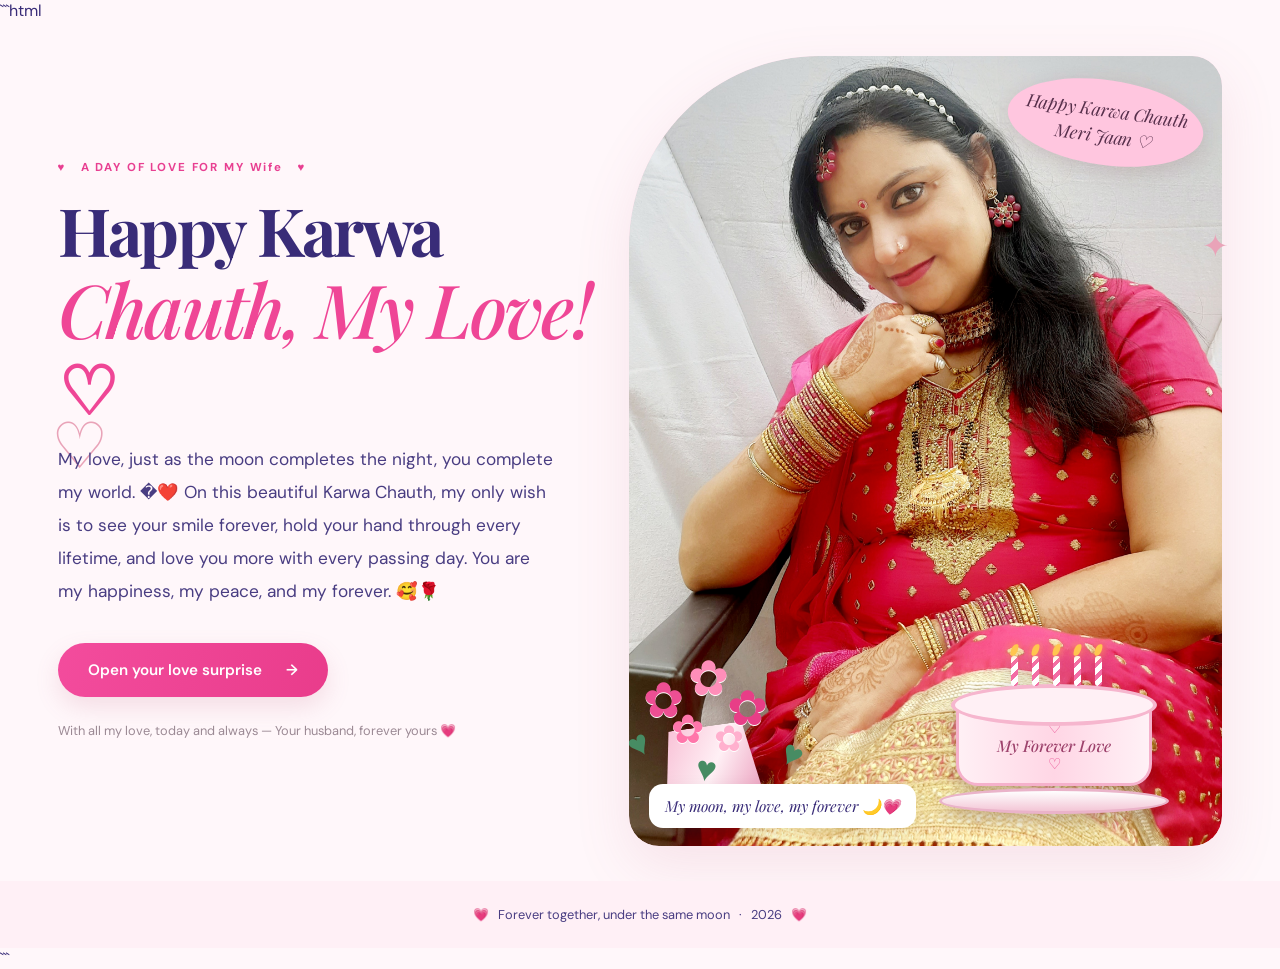
<file: index.html>
```html
<!doctype html>
<html lang="en">
<head>
<meta charset="utf-8">
<meta name="viewport" content="width=device-width, initial-scale=1">
<title>Happy Karwa Chauth, My Love 💗</title>
<link rel="stylesheet" href="style.css">
</head>

<body class="home kalpana-home">

<main class="hero kalpana-hero">

  <div class="hero-copy">
    <p class="eyebrow">♥ &nbsp; A DAY OF LOVE FOR MY Wife &nbsp; ♥</p>

    <h1>
      Happy Karwa<br>
      <span class="script">Chauth, My Love!</span>
      <span class="heart">♡</span>
    </h1>

    <p class="lead">
      My love, just as the moon completes the night,
      you complete my world. �❤️
      On this beautiful Karwa Chauth, my only wish is
      to see your smile forever, hold your hand through
      every lifetime, and love you more with every passing day.
      You are my happiness, my peace, and my forever. 🥰🌹
    </p>

    <a class="button" href="memories.html">
      Open your love surprise <span>→</span>
    </a>

    <p class="tiny">
      With all my love, today and always —
      Your husband, forever yours 💗
    </p>
  </div>

  <div class="hero-photo kalpana-photo">

    <img src="image.jpg" alt="My beautiful wife's photo">

    <div class="birthday-sticker">
      Happy Karwa Chauth<br>
      Meri Jaan ♡
    </div>

    <div class="cake-overlay" aria-label="Romantic celebration decoration">
      <div class="cake-candles">
        <i></i><i></i><i></i><i></i><i></i>
      </div>

      <div class="cake-top"></div>

      <div class="cake-body">
        <span>♡</span>
        <b>My Forever Love</b>
        <span>♡</span>
      </div>

      <div class="cake-plate"></div>
    </div>

    <div class="bouquet-overlay" aria-label="Romantic flower bouquet">
      <div class="bouquet-wrap"></div>

      <span class="flower fl1">✿</span>
      <span class="flower fl2">✿</span>
      <span class="flower fl3">✿</span>
      <span class="flower fl4">✿</span>
      <span class="flower fl5">✿</span>

      <span class="leaf lf1">♥</span>
      <span class="leaf lf2">♥</span>
      <span class="leaf lf3">♥</span>
    </div>

    <div class="photo-note">
      My moon, my love, my forever 🌙💗
    </div>

  </div>
</main>

<div class="floating f1">♡</div>
<div class="floating f2">✦</div>

<footer>
  💗 &nbsp; Forever together, under the same moon
  &nbsp; · &nbsp; <span id="year"></span> &nbsp; 💗
</footer>

<script src="script.js"></script>

</body>
</html>
```
</file>
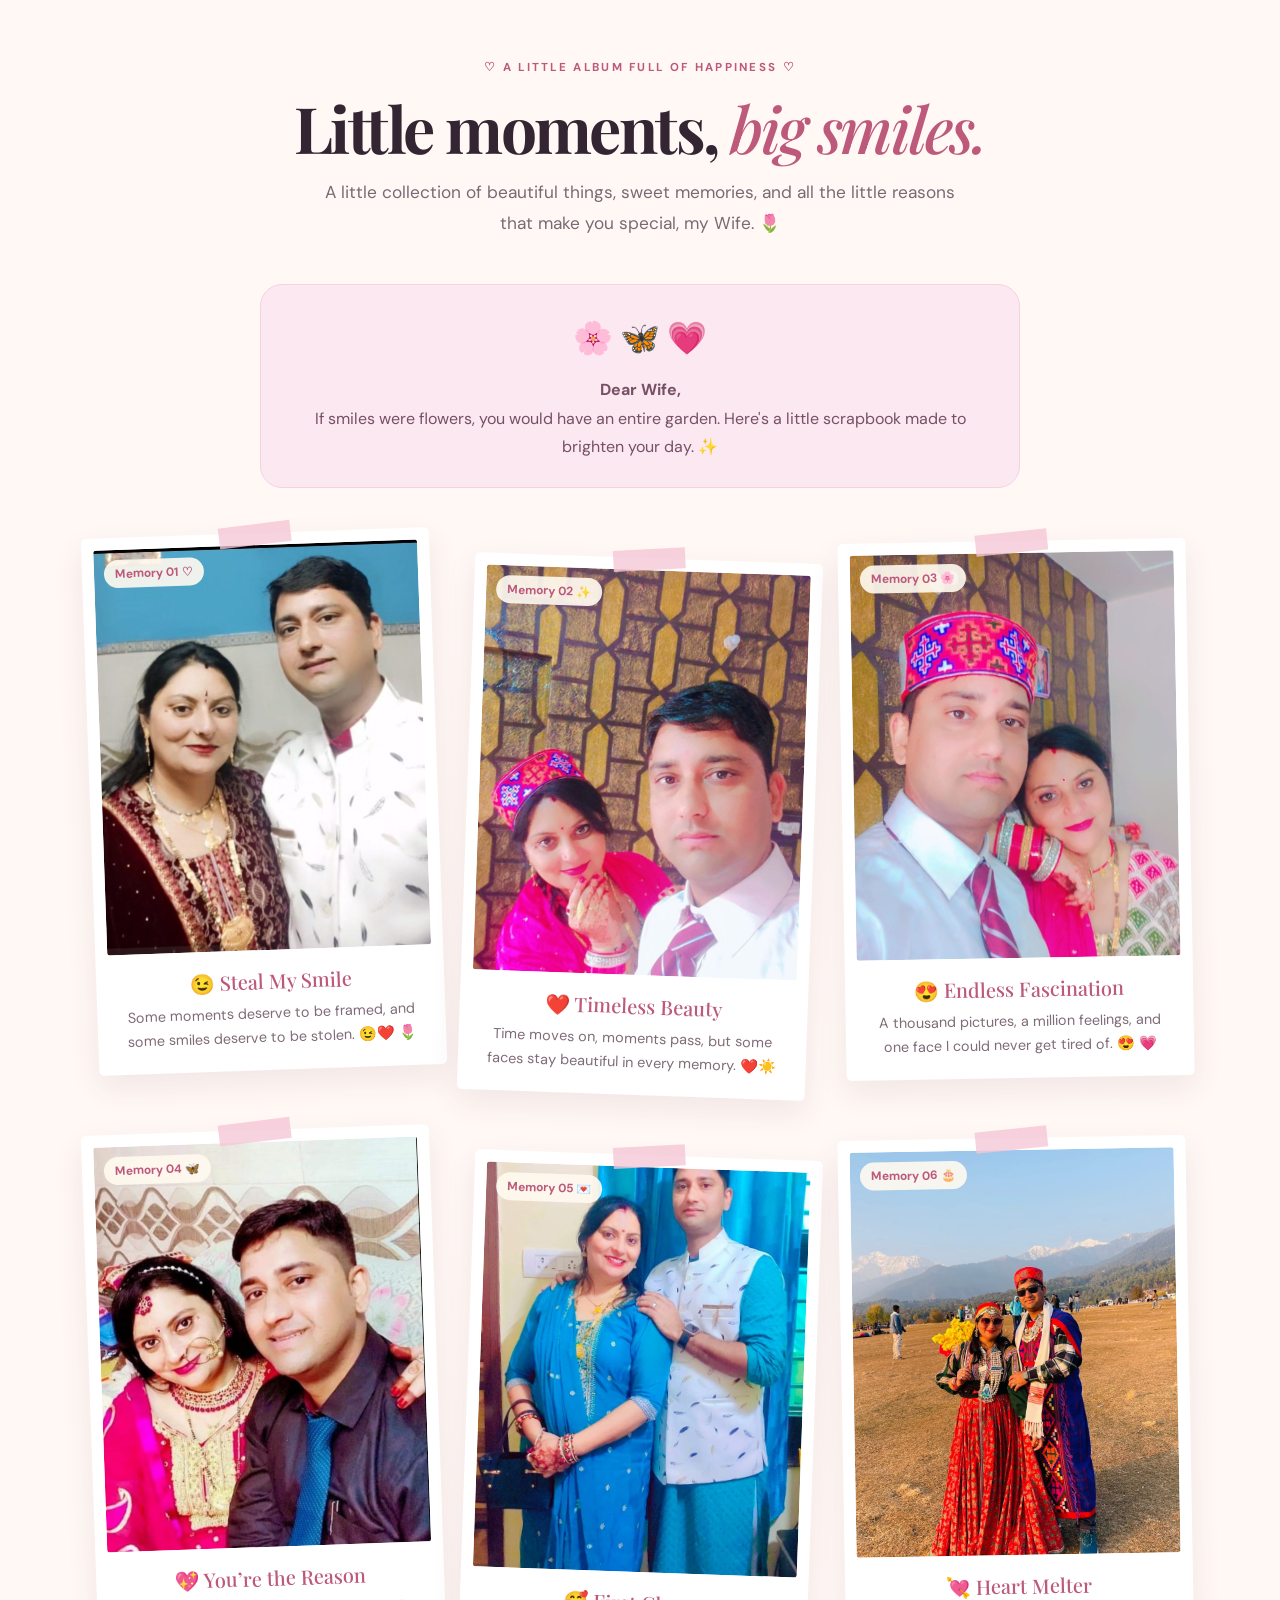
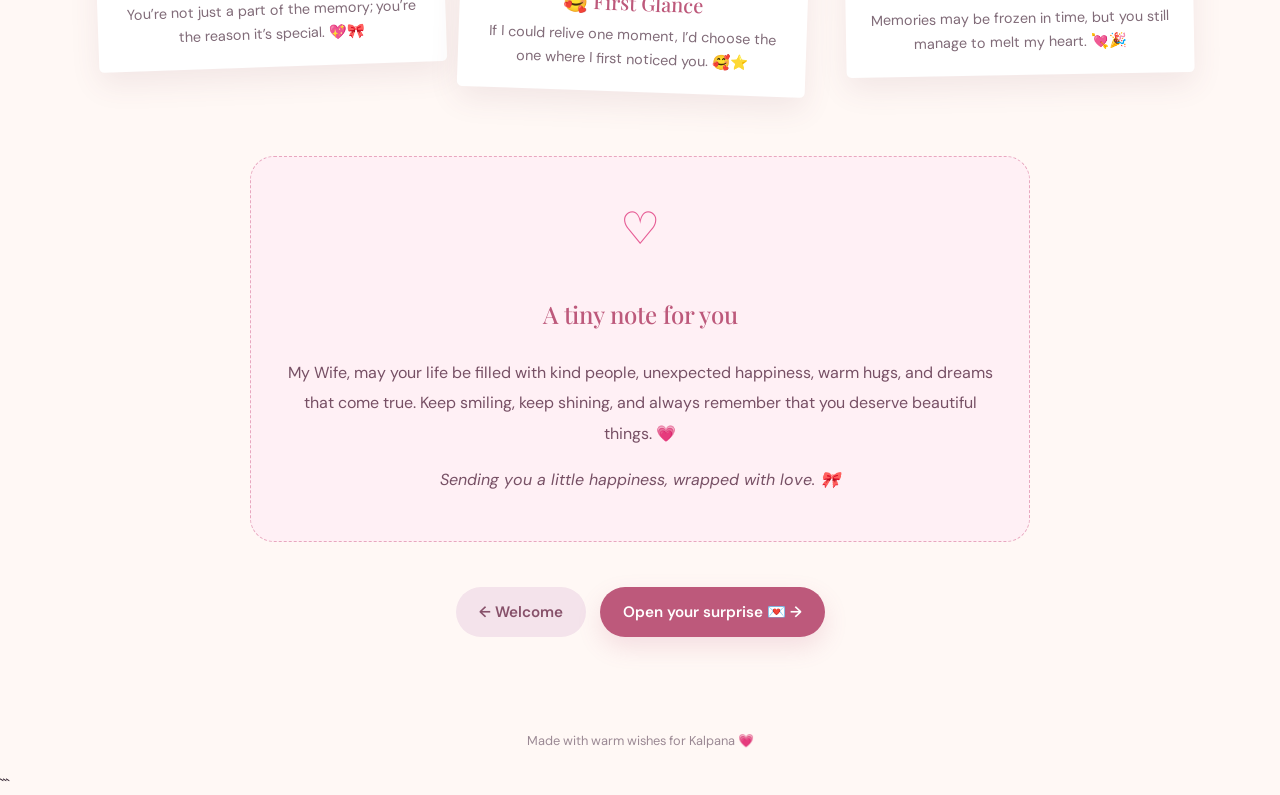
<file: memories.html>
<!doctype html>
<html lang="en">
<head>
    <meta charset="utf-8">
    <meta name="viewport" content="width=device-width, initial-scale=1">
    <title>Little Moments with Kalpana 🌸</title>
    <link rel="stylesheet" href="style.css">

    <style>
        .memory-page {
            max-width: 1150px;
            margin: auto;
            padding: 35px 25px 70px;
        }

        .memory-heading {
            text-align: center;
            margin: 25px auto 45px;
        }

        .memory-heading h1 {
            font-size: clamp(2.4rem, 5vw, 4rem);
            margin-bottom: 15px;
        }

        .memory-heading .lead {
            margin: auto;
            max-width: 650px;
        }

        .memory-banner {
            padding: 25px;
            margin: 0 auto 45px;
            max-width: 760px;
            text-align: center;
            background: #fce8f0;
            border: 1px solid #f5d2e0;
            border-radius: 22px;
            color: #765065;
            line-height: 1.8;
        }

        .memory-banner .doodle {
            font-size: 2rem;
            margin-bottom: 8px;
        }

        .memory-grid {
            display: grid;
            grid-template-columns: repeat(3, minmax(0, 1fr));
            gap: 35px 28px;
            align-items: start;
        }

        .memory-card {
            position: relative;
            background: #fff;
            padding: 12px 12px 0;
            border-radius: 5px;
            box-shadow: 0 12px 30px #71425818;
            transform: rotate(-2deg);
            transition: transform .25s, box-shadow .25s;
        }

        .memory-card:nth-child(3n + 2) {
            transform: rotate(2deg);
            margin-top: 25px;
        }

        .memory-card:nth-child(3n) {
            transform: rotate(-1deg);
            margin-top: 8px;
        }

        .memory-card:hover {
            transform: translateY(-7px) rotate(0);
            box-shadow: 0 18px 38px #71425825;
            z-index: 2;
        }

        .memory-photo {
            position: relative;
            overflow: hidden;
            background: #f8dce8;
            border-radius: 3px;
            aspect-ratio: 4 / 5;
        }

        .memory-photo img {
            display: block;
            width: 100%;
            height: 100%;
            object-fit: cover;
            transition: transform .4s;
        }

        .memory-card:hover .memory-photo img {
            transform: scale(1.04);
        }

        .photo-number {
            position: absolute;
            top: 10px;
            left: 10px;
            background: #fffaf0e8;
            color: #bd597b;
            border-radius: 30px;
            padding: 6px 11px;
            font-size: .75rem;
            font-weight: 700;
        }

        .memory-caption {
            min-height: 100px;
            padding: 17px 8px 20px;
            text-align: center;
        }

        .memory-caption h3 {
            font-family: "Playfair Display", serif;
            font-size: 1.25rem;
            font-weight: 500;
            color: #bd597b;
            margin: 0 0 8px;
        }

        .memory-caption p {
            color: #806b78;
            font-size: .9rem;
            line-height: 1.65;
            margin: 0;
        }

        .tape {
            position: absolute;
            z-index: 3;
            width: 72px;
            height: 21px;
            background: #f5c6d7c9;
            top: -9px;
            left: calc(50% - 36px);
            transform: rotate(-5deg);
        }

        .memory-note {
            margin: 65px auto 45px;
            max-width: 780px;
            padding: 30px;
            text-align: center;
            background: #fff0f5;
            border-radius: 24px;
            border: 1px dashed #e8a7bf;
            color: #775065;
            line-height: 1.9;
        }

        .memory-note .big-heart {
            color: #e65b94;
            font-size: 2.8rem;
        }

        .memory-note h2 {
            font-family: "Playfair Display", serif;
            font-weight: 500;
            color: #bd597b;
        }

        .memory-navigation {
            display: flex;
            justify-content: center;
            gap: 14px;
            flex-wrap: wrap;
        }

        .memory-navigation .button {
            margin-top: 0;
        }

        .memory-navigation .back-button {
            background: #f4e3eb;
            color: #87516a;
            box-shadow: none;
        }

        @media (max-width: 800px) {
            .memory-grid {
                grid-template-columns: repeat(2, minmax(0, 1fr));
                gap: 28px 20px;
            }

            .memory-card:nth-child(n) {
                margin-top: 0;
            }
        }

        @media (max-width: 520px) {
            .memory-page {
                padding: 20px 16px 45px;
            }

            .memory-grid {
                gap: 24px 14px;
            }

            .memory-card {
                padding: 7px 7px 0;
            }

            .memory-caption {
                padding: 12px 3px 16px;
            }

            .memory-caption h3 {
                font-size: 1rem;
            }

            .memory-caption p {
                font-size: .78rem;
            }

            .memory-note {
                padding: 23px 18px;
            }
        }
    </style>
</head>

<body>


<main class="memory-page">

    <header class="memory-heading">
        <p class="eyebrow">♡ A LITTLE ALBUM FULL OF HAPPINESS ♡</p>
        <h1>Little moments, <span class="script">big smiles.</span></h1>
        <p class="lead">
            A little collection of beautiful things, sweet memories,
            and all the little reasons that make you special, my Wife. 🌷
        </p>
    </header>

    <div class="memory-banner">
        <div class="doodle">🌸 🦋 💗</div>
        <strong>Dear Wife,</strong><br>
        If smiles were flowers, you would have an entire garden.
        Here's a little scrapbook made to brighten your day. ✨
    </div>

    <section class="memory-grid">

        <!-- Change each image path to match your local filenames. -->

        <article class="memory-card">
            <span class="tape"></span>
            <div class="memory-photo">
                <img src="image1.jpeg" alt="A special memory">
                <span class="photo-number">Memory 01 ♡</span>
            </div>
            <div class="memory-caption">
                <h3>😉 Steal My Smile</h3>
                <p>Some moments deserve to be framed, and some smiles deserve to be stolen. 😉❤️ 🌷</p>
            </div>
        </article>

        <article class="memory-card">
            <span class="tape"></span>
            <div class="memory-photo">
                <img src="image2.jpg" alt="A happy moment">
                <span class="photo-number">Memory 02 ✨</span>
            </div>
            <div class="memory-caption">
                <h3>❤️ Timeless Beauty</h3>
                <p>Time moves on, moments pass, but some faces stay beautiful in every memory. ❤️☀️</p>
            </div>
        </article>

        <article class="memory-card">
            <span class="tape"></span>
            <div class="memory-photo">
                <img src="image3.jpg" alt="A lovely memory">
                <span class="photo-number">Memory 03 🌸</span>
            </div>
            <div class="memory-caption">
                <h3>😍 Endless Fascination</h3>
                <p>A thousand pictures, a million feelings, and one face I could never get tired of. 😍 💗</p>
            </div>
        </article>

        <article class="memory-card">
            <span class="tape"></span>
            <div class="memory-photo">
                <img src="image4.jpg" alt="A beautiful day">
                <span class="photo-number">Memory 04 🦋</span>
            </div>
            <div class="memory-caption">
                <h3>💖 You’re the Reason</h3>
                <p>You’re not just a part of the memory; you’re the reason it’s special. 💖🎀</p>
            </div>
        </article>

        <article class="memory-card">
            <span class="tape"></span>
            <div class="memory-photo">
                <img src="image5.jpg" alt="A favorite moment">
                <span class="photo-number">Memory 05 💌</span>
            </div>
            <div class="memory-caption">
                <h3>🥰 First Glance</h3>
                <p>If I could relive one moment, I’d choose the one where I first noticed you. 🥰⭐</p>
            </div>
        </article>

        <article class="memory-card">
            <span class="tape"></span>
            <div class="memory-photo">
                <img src="image6.jpg" alt="Sweet memory">
                <span class="photo-number">Memory 06 🎂</span>
            </div>
            <div class="memory-caption">
                <h3>💘 Heart Melter</h3>
                <p>Memories may be frozen in time, but you still manage to melt my heart. 💘🎉</p>
            </div>
        </article>

    </section>

    <section class="memory-note">
        <div class="big-heart">♡</div>
        <h2>A tiny note for you</h2>
        <p>
            My Wife, may your life be filled with kind people,
            unexpected happiness, warm hugs, and dreams that come true.
            Keep smiling, keep shining, and always remember that you
            deserve beautiful things. 💗
        </p>
        <p><em>Sending you a little happiness, wrapped with love. 🎀</em></p>
    </section>

    <div class="memory-navigation">
        <a class="button back-button" href="index.html">← Welcome</a>
        <a class="button" href="wish.html">Open your surprise 💌 →</a>
    </div>

</main>

<footer>Made with warm wishes for Kalpana 💗</footer>
</body>
</html>
```
</file>
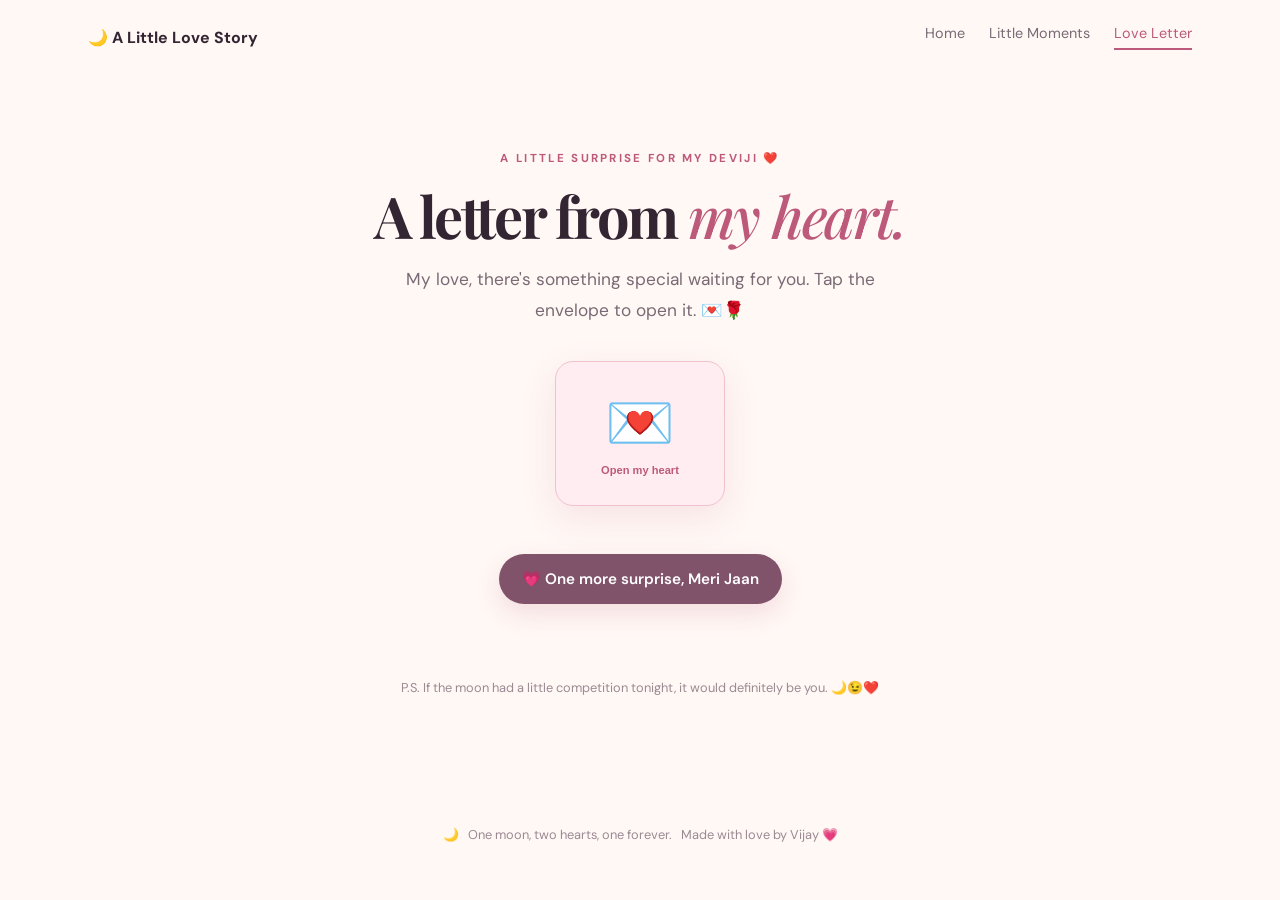
<file: wish.html>
<!doctype html>
<html lang="en">
<head>
  <meta charset="utf-8">
  <meta name="viewport" content="width=device-width, initial-scale=1">
  <title>A Love Letter for My Wife 🌙💗</title>
  <link rel="stylesheet" href="style.css">
</head>

<body>

<nav>
  <a class="brand" href="index.html">🌙 A Little Love Story</a>
  <div>
    <a href="index.html">Home</a>
    <a href="memories.html">Little Moments</a>
    <a class="active" href="wish.html">Love Letter</a>
  </div>
</nav>

<main class="page wish-page">

  <p class="eyebrow">A LITTLE SURPRISE FOR MY DEVIJI ❤️</p>

  <h1>
    A letter from <span class="script">my heart.</span>
  </h1>

  <p class="lead centered">
    My love, there's something special waiting for you.
    Tap the envelope to open it. 💌🌹
  </p>

  <button id="envelope" class="envelope"
          aria-label="Open your Karwa Chauth love letter">
    <span>💌</span>
    <small>Open my heart</small>
  </button>

  <section id="letter" class="letter hidden">

    <p class="script letter-hi">For my beautiful wife, my Deviji ❤️</p>

    <p>
      Happy Karwa Chauth, Meri Jaan! 🌙❤️
    </p>

    <p>
      They say the moon makes the night beautiful,
      but for me, it's your smile that makes my entire
      world shine. No moon could ever be as beautiful
      to me as you are.
    </p>

    <p>
      Today, as you look at the moon, I want you to know
      that my heart belongs to you in every moment,
      in every lifetime, and in every dream.
      You are not just my wife; you are my happiness,
      my peace, my favourite person, and the most
      beautiful part of my life. 🥹💗
    </p>

    <p>
      If I could make one wish tonight, it would be to
      hold your hand through every sunrise and every
      moonlit night, to turn your tears into smiles,
      your worries into peace, and every ordinary day
      into a beautiful memory with you.
    </p>

    <p>
      And honestly, my love, if I had to choose you
      all over again, I'd choose you a million times
      without a second thought. Because loving you
      is not just a feeling — it's my favourite part
      of being alive. 🫶🏻🌹
    </p>

    <p>
      May our love grow stronger with every passing
      Karwa Chauth, and may we always stand beside
      each other, growing old together, with the same
      love in our eyes and the same butterflies in our hearts.
    </p>

    <p class="script signoff">
      Forever yours, in this life and every next one. ❤️
      <br>
      Your Soulmate, your husband, your forever love. 💋
    </p>

  </section>

  <button id="confettiBtn" class="button secondary">
    💗 One more surprise, Meri Jaan
  </button>

  <p id="surpriseMsg" class="surprise-msg" aria-live="polite"></p>

  <p class="tiny">
    P.S. If the moon had a little competition tonight,
    it would definitely be you. 🌙😉❤️
  </p>

</main>

<footer>
  🌙 &nbsp; One moon, two hearts, one forever.
  &nbsp; Made with love by Vijay 💗
</footer>

<script src="script.js"></script>

</body>
</html>
</file>
<file: style.css>
@import url('https://fonts.googleapis.com/css2?family=DM+Sans:wght@400;500;600;700&family=Playfair+Display:ital,wght@0,500;0,600;0,700;1,500;1,600&display=swap');
:root{--ink:#342532;--pink:#f5b8c8;--rose:#bd597b;--cream:#fff8f5;--muted:#796a75}
*{box-sizing:border-box}body{margin:0;background:var(--cream);color:var(--ink);font-family:'DM Sans',sans-serif;min-height:100vh;overflow-x:hidden}
nav{max-width:1160px;margin:auto;padding:24px 28px;display:flex;align-items:center;justify-content:space-between;gap:20px}
.brand{font-weight:700;color:var(--ink);text-decoration:none}nav div{display:flex;gap:24px}nav div a{font-size:.9rem;color:var(--muted);text-decoration:none;padding-bottom:6px}nav div a:hover,nav div a.active{color:var(--rose);border-bottom:2px solid var(--rose)}
.hero{max-width:1160px;margin:32px auto 70px;padding:24px 28px;display:grid;grid-template-columns:1fr 1fr;gap:65px;align-items:center;min-height:65vh}
.eyebrow{font-size:.72rem;letter-spacing:.2em;font-weight:700;color:var(--rose)}h1{font-family:'Playfair Display',serif;font-size:clamp(2.8rem,5.5vw,5rem);line-height:1.08;letter-spacing:-.04em;margin:18px 0}.script{font-family:'Playfair Display',serif;font-style:italic;color:var(--rose);font-weight:500}.lead{color:var(--muted);font-size:1.08rem;line-height:1.8;max-width:500px}.button{display:inline-flex;gap:24px;align-items:center;border:0;border-radius:999px;padding:15px 23px;margin-top:18px;background:var(--rose);color:white;text-decoration:none;font:600 .95rem 'DM Sans',sans-serif;box-shadow:0 10px 25px #bd597b2a;cursor:pointer;transition:transform .2s,box-shadow .2s}.button:hover{transform:translateY(-3px);box-shadow:0 14px 28px #bd597b40}.tiny{font-size:.8rem;color:#9b8994;margin-top:24px;line-height:1.6}.hero-photo{position:relative;padding:14px;background:white;border-radius:180px 180px 24px 24px;box-shadow:0 25px 65px #7542541c;transform:rotate(2deg)}.hero-photo img{width:100%;height:480px;object-fit:cover;border-radius:170px 170px 18px 18px;display:block}.photo-note{position:absolute;bottom:25px;left:-25px;background:white;padding:14px 18px;border-radius:14px;box-shadow:0 10px 30px #34253215;font-family:'Playfair Display',serif;font-style:italic}.floating{position:fixed;color:#e9a3b8;pointer-events:none}.f1{left:4%;top:45%;font-size:4rem}.f2{right:4%;top:25%;font-size:2rem}footer{text-align:center;padding:25px;color:#9b8994;font-size:.8rem}
.page{max-width:1100px;margin:45px auto 70px;padding:20px 28px}.page h1{text-align:center;font-size:clamp(2.4rem,4.5vw,4rem)}.centered{text-align:center;margin:0 auto 35px}.gallery{display:grid;grid-template-columns:repeat(3,1fr);gap:26px;margin:42px 0}.photo-card{background:white;padding:12px 12px 0;box-shadow:0 15px 40px #75425414;border-radius:8px;transform:rotate(-2deg)}.photo-card.tilt{transform:rotate(2deg);margin-top:22px}.photo-card img{display:block;width:100%;height:290px;object-fit:cover;border-radius:5px}.photo-card p{text-align:center;font-family:'Playfair Display',serif;font-style:italic;font-size:1.08rem;padding:8px 0 12px}.note-box{max-width:650px;margin:45px auto;background:#fce9ee;padding:25px 30px;border-radius:18px;display:flex;gap:20px;align-items:center;color:#765060;line-height:1.8}.big-heart{font-size:3rem;color:var(--rose)}.center{text-align:center}.wish-page{max-width:760px;text-align:center}.envelope{display:flex;flex-direction:column;align-items:center;justify-content:center;gap:8px;margin:24px auto 30px;width:170px;height:145px;border:1px solid #f0c1ce;background:#ffedf2;border-radius:18px;cursor:pointer;box-shadow:0 12px 35px #bd597b20;transition:transform .2s}.envelope:hover{transform:scale(1.06) rotate(-3deg)}.envelope span{font-size:3.5rem}.envelope small{color:var(--rose);font-weight:700}.letter{background:#fff;padding:30px 35px;text-align:left;border:1px solid #f2d7df;border-radius:15px;box-shadow:0 15px 45px #75425412;line-height:1.9;margin:25px 0}.letter-hi,.signoff{font-size:1.5rem}.signoff{text-align:right}.hidden{display:none}.secondary{background:#80536b}.surprise-msg{min-height:32px;color:var(--rose);font-weight:700;margin-top:18px}
@media(max-width:760px){nav{align-items:flex-start;flex-direction:column;padding:20px}nav div{gap:14px;flex-wrap:wrap}.hero{grid-template-columns:1fr;gap:35px;margin-top:8px}.hero-photo{max-width:500px;margin:auto}.hero-photo img{height:350px}.f1,.f2{display:none}.gallery{grid-template-columns:1fr;max-width:440px;margin:35px auto}.photo-card.tilt{margin-top:0}.photo-card img{height:320px}.page{margin-top:20px}.note-box{padding:20px}.letter{padding:24px}}
/* Kalpana's birthday welcome page */

.kalpana-home {
    background: #fff7fa;
    color: #382b76;
}

.kalpana-home nav {
    max-width: 100%;
    padding: 20px 4.5%;
    background: rgba(255, 248, 251, 0.96);
    border-bottom: 1px solid #f4dfe8;
}

.kalpana-home .brand {
    color: #392c78;
    font-family: "Playfair Display", serif;
    font-size: 1.6rem;
    font-style: italic;
}

.kalpana-home nav div a {
    color: #392c78;
    font-weight: 600;
}

.kalpana-home nav div a.active {
    background: #fce0ef;
    color: #e63f91;
    border: none;
    border-radius: 30px;
    padding: 12px 22px;
}

.kalpana-hero {
    max-width: 100%;
    min-height: 78vh;
    margin: 0;
    padding: 35px 4.5%;
    gap: 35px;
    grid-template-columns: 0.95fr 1.05fr;
    overflow: hidden;
}

.kalpana-hero .hero-copy {
    position: relative;
    z-index: 2;
}

.kalpana-hero .eyebrow {
    color: #e83f91;
    letter-spacing: 0.19em;
}

.kalpana-hero h1 {
    color: #392c78;
    font-size: clamp(2.8rem, 5.2vw, 5rem);
    line-height: 1.12;
    letter-spacing: -0.04em;
}

.kalpana-hero h1 .script {
    color: #ef4696;
    font-size: 1.12em;
}

.kalpana-hero .heart {
    color: #ef4696;
}

.kalpana-hero .lead {
    color: #493d82;
    line-height: 1.9;
}

.kalpana-hero .button {
    background: linear-gradient(110deg, #f34c9d, #e93c8b);
    padding: 17px 30px;
    min-width: 270px;
    justify-content: center;
}

.kalpana-photo {
    position: relative;
    padding: 0;
    height: 100%;
    min-height: 590px;
    border-radius: 190px 30px 30px 30px;
    overflow: hidden;
    transform: none;
    background: #f8dce8;
    box-shadow: 0 20px 55px #bd597b20;
}

.kalpana-photo img {
    display: block;
    width: 100%;
    height: 100%;
    min-height: 590px;
    object-fit: cover;
    border-radius: inherit;
}

.kalpana-photo .photo-note {
    left: 20px;
    bottom: 22px;
    font-size: 1rem;
}

.birthday-sticker {
    position: absolute;
    right: 20px;
    top: 25px;
    padding: 20px;
    border-radius: 50%;
    background: #ffc6df;
    color: #58304c;
    font-family: "Playfair Display", serif;
    font-size: 1.15rem;
    font-style: italic;
    line-height: 1.5;
    text-align: center;
    transform: rotate(8deg);
}

.kalpana-home footer {
    background: #fff0f6;
    color: #493d82;
    padding: 25px;
}

@media (max-width: 760px) {
    .kalpana-home nav {
        padding: 18px 20px;
    }

    .kalpana-home .brand {
        font-size: 1.35rem;
    }

    .kalpana-hero {
        grid-template-columns: 1fr;
        padding: 30px 22px;
        gap: 30px;
    }

    .kalpana-hero h1 {
        font-size: clamp(2.7rem, 10vw, 4rem);
    }

    .kalpana-photo {
        min-height: 400px;
        height: 430px;
        border-radius: 120px 24px 24px 24px;
    }

    .kalpana-photo img {
        min-height: 400px;
    }

    .birthday-sticker {
        font-size: 0.95rem;
        padding: 15px;
    }
}

/* Append these rules to the end of your existing style.css */
.kalpana-home{background:#fff7fa;color:#392c78}
.kalpana-home nav{max-width:100%;padding:20px 4.5%;background:#fff8fb;border-bottom:1px solid #f4dfe8}
.kalpana-home .brand{color:#392c78;font-family:"Playfair Display",serif;font-size:1.6rem;font-style:italic}
.kalpana-home nav div a{color:#392c78;font-weight:600}
.kalpana-home nav div a.active{background:#fce0ef;color:#e63f91;border:0;border-radius:30px;padding:12px 22px}
.kalpana-hero{max-width:100%;min-height:78vh;margin:0;padding:35px 4.5%;gap:35px;grid-template-columns:.95fr 1.05fr;overflow:hidden}
.kalpana-hero .hero-copy{position:relative;z-index:2}
.kalpana-hero .eyebrow{color:#e83f91;letter-spacing:.16em}
.kalpana-hero h1{color:#392c78;font-size:clamp(2.8rem,5.2vw,5rem);line-height:1.12;letter-spacing:-.04em}
.kalpana-hero h1 .script{color:#ef4696;font-size:1.12em}
.kalpana-hero h1 .heart{color:#ef4696}
.kalpana-hero .lead{color:#493d82;line-height:1.9}
.kalpana-hero .button{background:linear-gradient(110deg,#f34c9d,#e93c8b);padding:17px 30px;min-width:270px;justify-content:center}
.kalpana-photo{position:relative;padding:0;height:790px;min-height:590px;border-radius:190px 30px 30px 30px;overflow:hidden;transform:none;background:#f8dce8;box-shadow:0 20px 55px #bd597b20}
.kalpana-photo>img{display:block;width:100%;height:100%;min-height:590px;object-fit:cover;border-radius:inherit}
.birthday-sticker{position:absolute;right:18px;top:24px;padding:17px;border-radius:50%;background:#ffc6df;color:#58304c;font-family:"Playfair Display",serif;font-size:1.1rem;font-style:italic;line-height:1.45;text-align:center;transform:rotate(8deg);z-index:3;box-shadow:0 5px 20px #6c30442a}
/* Decorative cake and bouquet layered over the lower foreground of the photo */
.cake-overlay{position:absolute;z-index:4;right:9%;bottom:20px;width:230px;height:170px;filter:drop-shadow(0 9px 8px #40202b40)}
.cake-candles{position:absolute;top:0;left:65px;right:60px;height:38px;display:flex;justify-content:space-around;z-index:3}
.cake-candles i{height:30px;width:7px;border-radius:3px;background:repeating-linear-gradient(135deg,#fff 0 5px,#f36da5 5px 9px);position:relative}
.cake-candles i:before{content:"";position:absolute;top:-12px;left:0;width:7px;height:12px;background:#ffc64f;border-radius:70% 20% 70% 20%;transform:rotate(8deg);box-shadow:0 0 10px #ffb83e}
.cake-top{position:absolute;top:28px;left:12px;width:206px;height:42px;border-radius:50%;background:#fff0f5;border:4px solid #f6b6ce;z-index:2}
.cake-body{position:absolute;top:48px;left:17px;width:196px;height:82px;border-radius:8px 8px 22px 22px;background:linear-gradient(90deg,#fff0f5,#ffd6e5 50%,#fff1f6);border:3px solid #f5b1cb;display:flex;flex-direction:column;align-items:center;justify-content:center;color:#9d426c;font-family:"Playfair Display",serif}
.cake-body b{font-size:16px;font-weight:500;font-style:italic}.cake-body span{font-size:15px;color:#e94c91;line-height:1}
.cake-plate{position:absolute;bottom:12px;left:0;width:230px;height:26px;border-radius:50%;background:linear-gradient(#fff,#f3c6d6);border:3px solid #eab3c9}
.bouquet-overlay{position:absolute;z-index:5;left:-6px;bottom:25px;width:180px;height:180px;filter:drop-shadow(0 7px 7px #47223533)}
.bouquet-wrap{position:absolute;left:36px;bottom:0;width:105px;height:95px;background:linear-gradient(120deg,#f7b8d0,#fff0f5,#e88db2);clip-path:polygon(15% 0,85% 0,100% 100%,0 100%);transform:rotate(-8deg)}
.flower{position:absolute;color:#f65c9d;text-shadow:0 1px #fff;font-size:49px;line-height:1}.fl1{left:20px;top:35px;color:#ed4f93}.fl2{left:65px;top:13px;color:#ff8eb9}.fl3{left:104px;top:43px;color:#e83e87}.fl4{left:48px;top:68px;color:#ff76aa;font-size:40px}.fl5{left:91px;top:80px;color:#ffb0ce;font-size:36px}.leaf{position:absolute;color:#478c63;font-size:35px;transform:rotate(-30deg)}.lf1{left:5px;top:80px}.lf2{right:0;top:90px;transform:rotate(30deg)}.lf3{left:73px;top:105px;transform:rotate(10deg)}
.kalpana-photo .photo-note{left:20px;bottom:18px;z-index:6;font-size:.95rem;padding:12px 16px}
.kalpana-home footer{background:#fff0f6;color:#493d82;padding:25px}
@media(max-width:760px){.kalpana-home nav{padding:18px 20px}.kalpana-home .brand{font-size:1.35rem}.kalpana-hero{grid-template-columns:1fr;padding:30px 22px;gap:25px}.kalpana-hero h1{font-size:clamp(2.7rem,10vw,4rem)}.kalpana-photo{height:470px;min-height:470px;border-radius:120px 24px 24px 24px}.kalpana-photo>img{min-height:470px}.cake-overlay{right:3%;bottom:18px;transform:scale(.78);transform-origin:bottom right}.bouquet-overlay{transform:scale(.78);transform-origin:bottom left;left:-8px;bottom:20px}.birthday-sticker{font-size:.9rem;padding:13px}.kalpana-photo .photo-note{max-width:150px;left:10px;bottom:10px;font-size:.78rem}}
</file>
